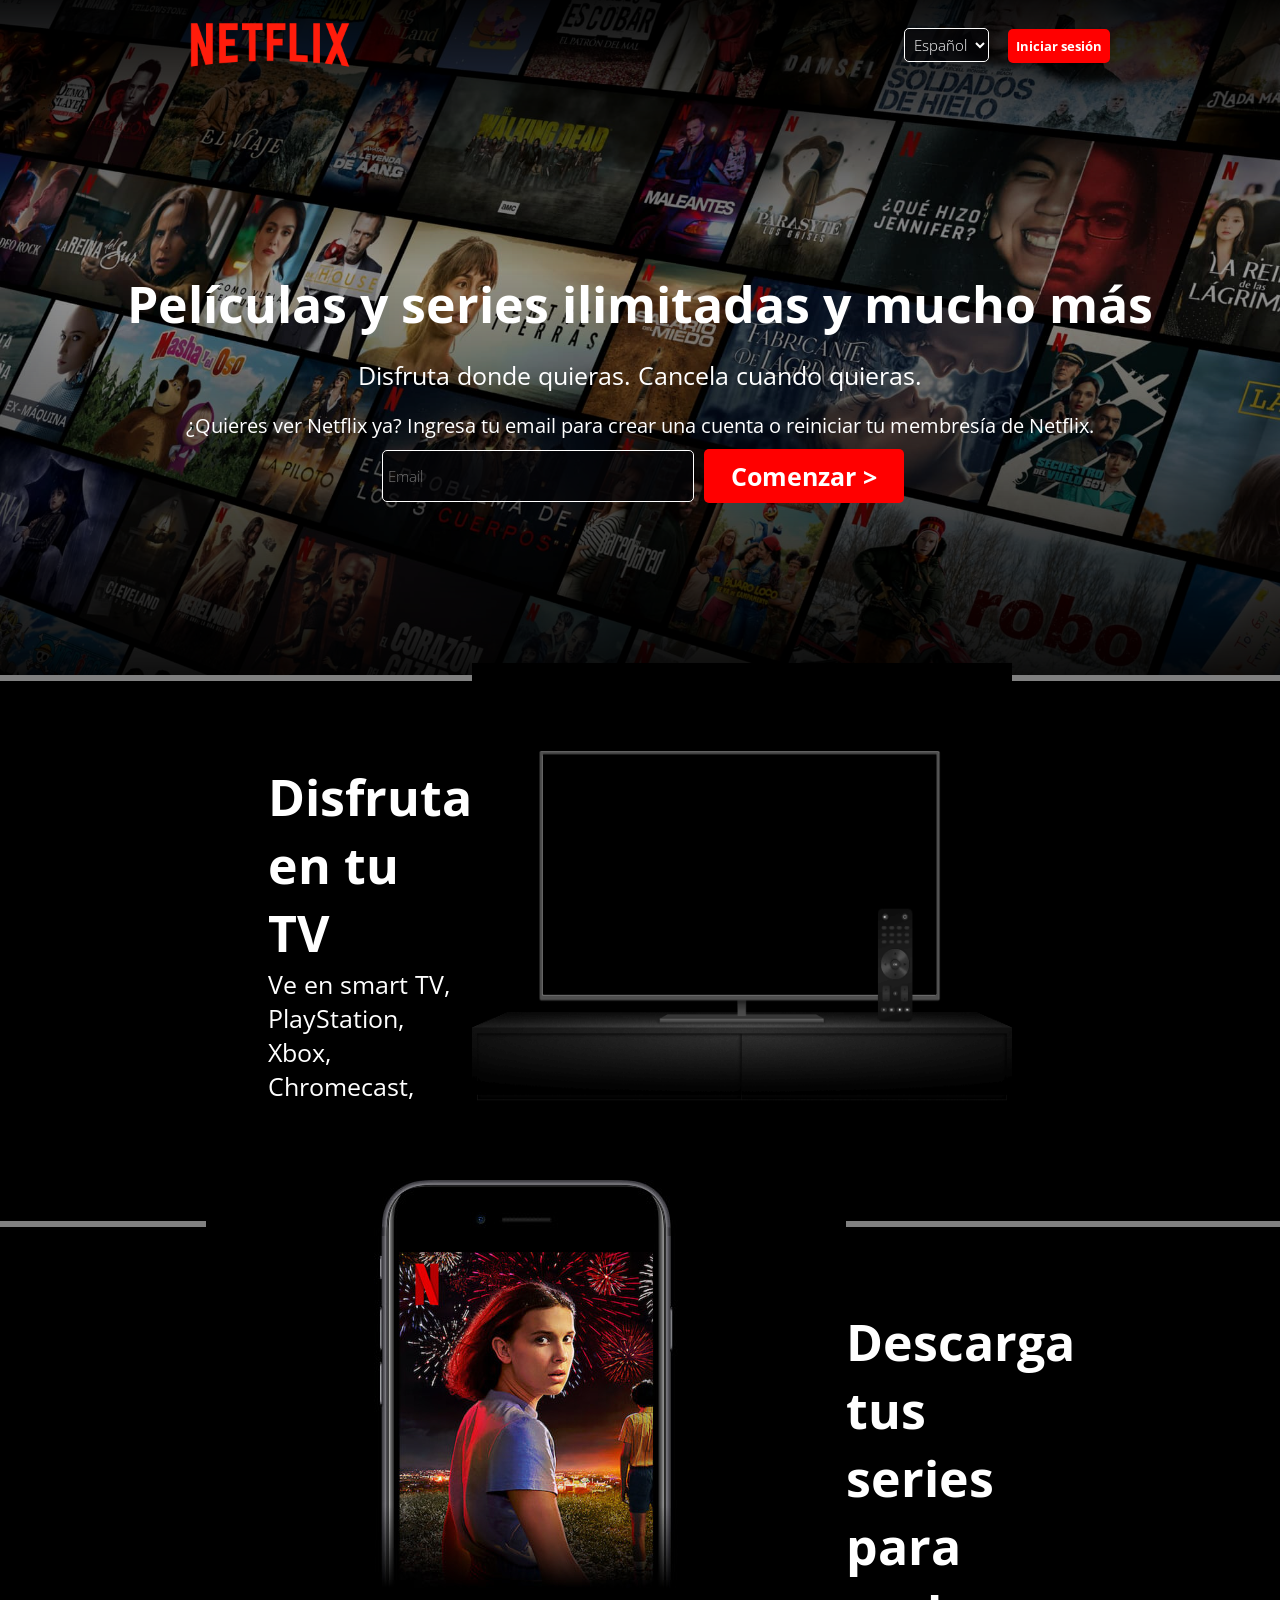
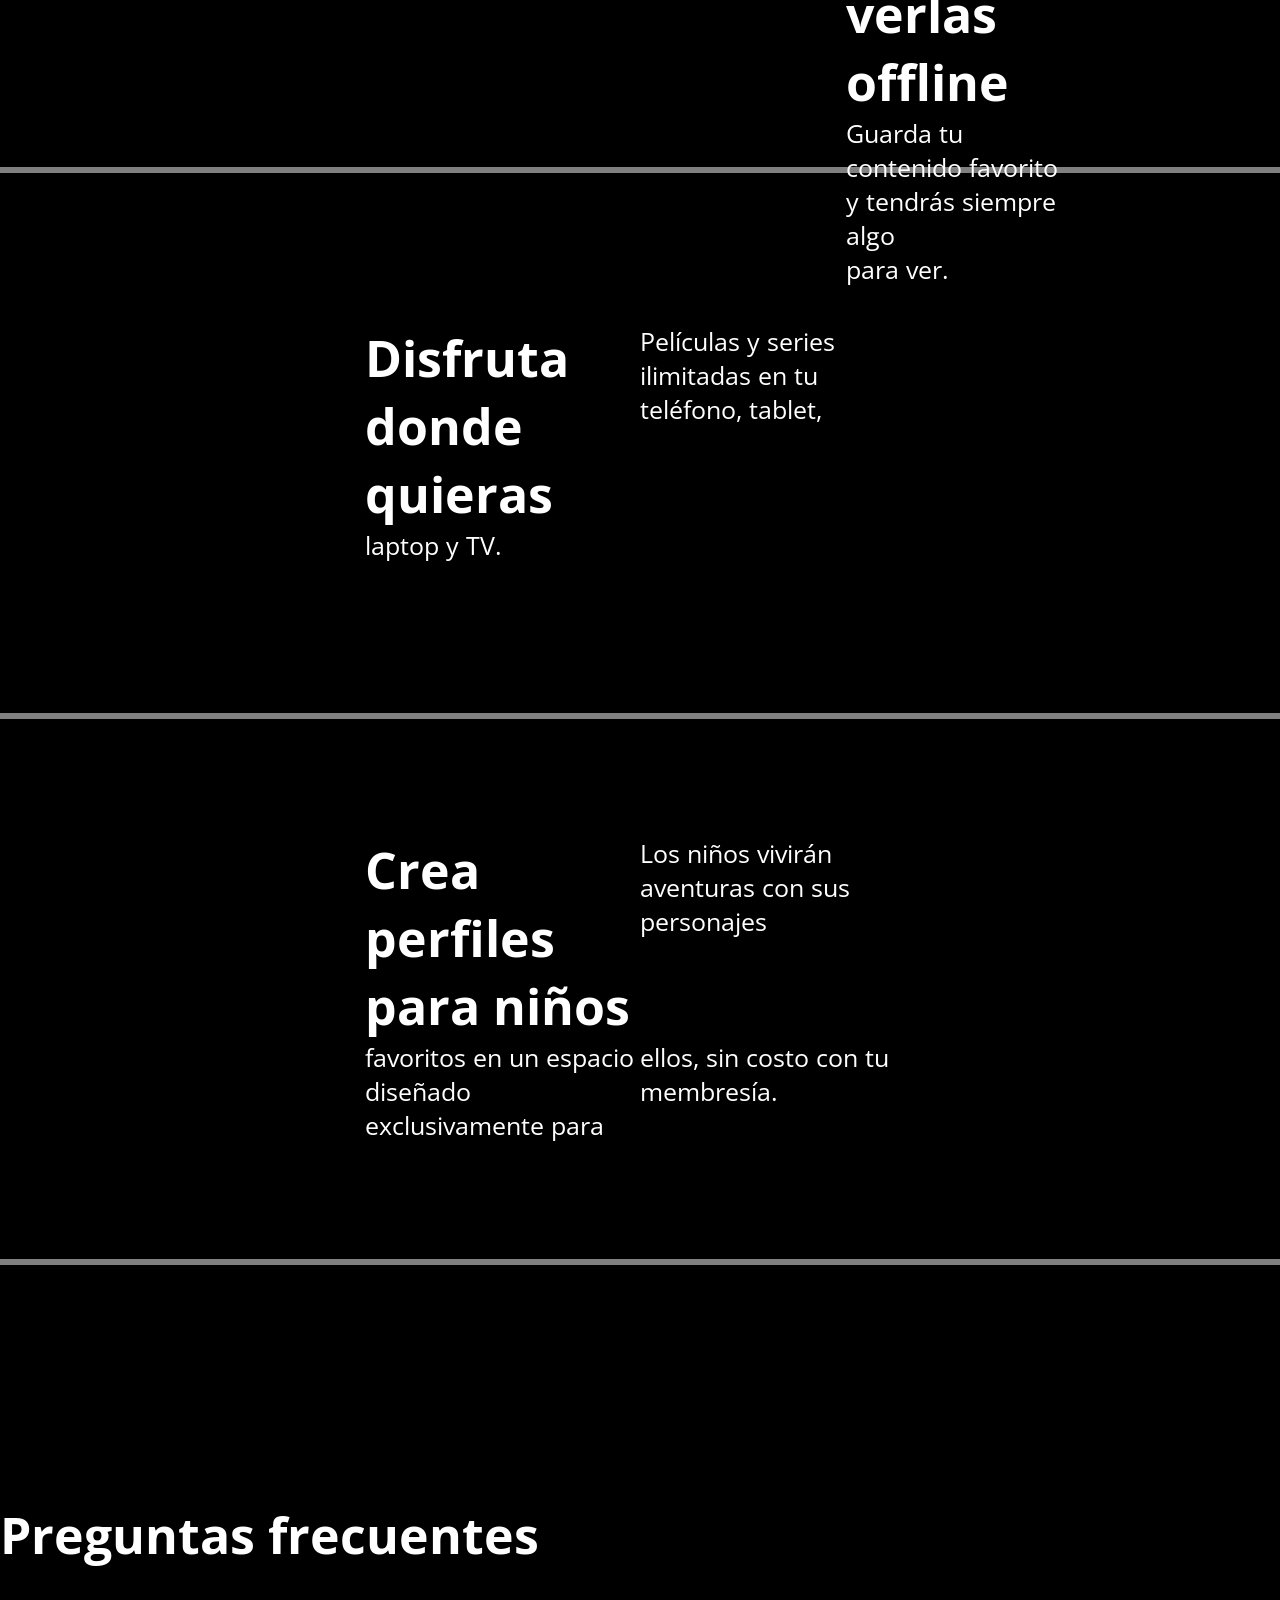
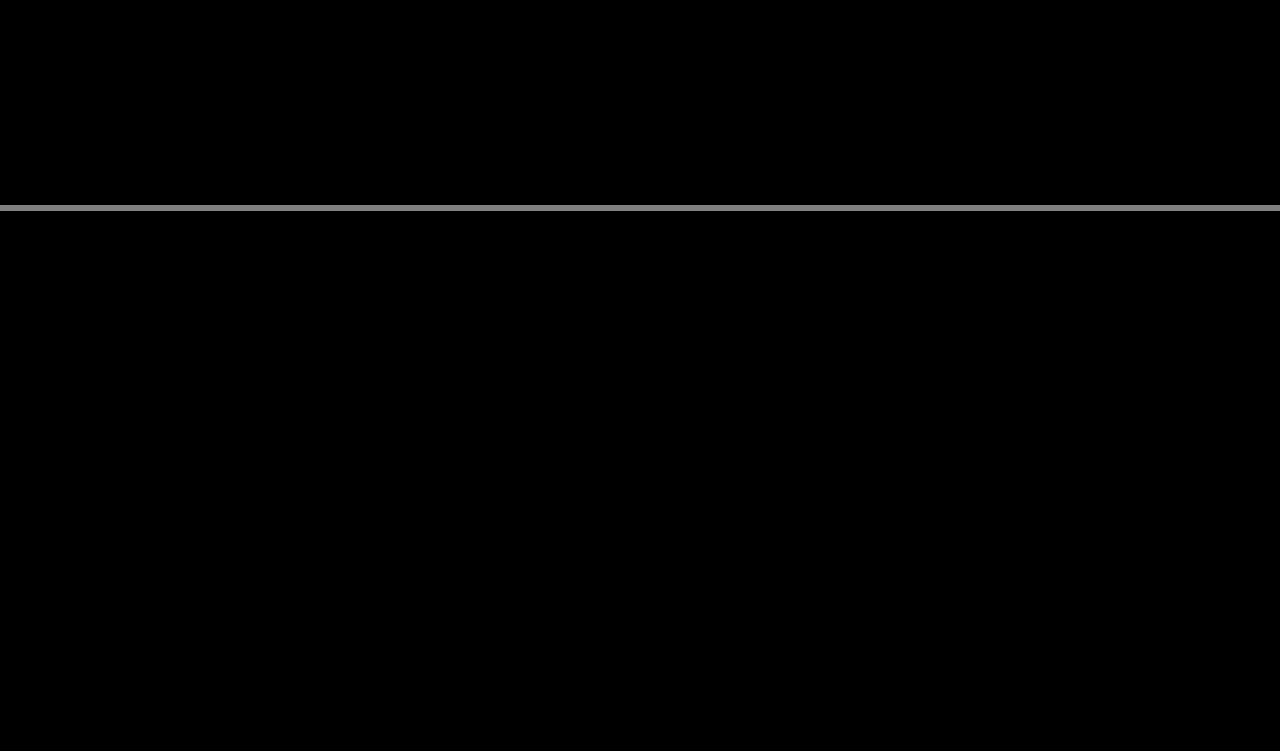
<file: index.html>
<!DOCTYPE html>
<html lang="en">
  <head>
    <meta charset="UTF-8" />
    <meta name="viewport" content="width=device-width, initial-scale=1.0" />
    <title>Netflix</title>
    <link rel="stylesheet" href="./index.css" />
    <link rel="preconnect" href="https://fonts.googleapis.com">
    <link rel="preconnect" href="https://fonts.gstatic.com" crossorigin>
    <link href="https://fonts.googleapis.com/css2?family=Open+Sans:ital,wght@0,300..800;1,300..800&display=swap" rel="stylesheet">
  </head>
  <body>
    <header id="body" class="body">
      <section class="fila">
        <img class="logo" src="./logo.png" alt="logo" height="90px" />
        <form>
          <select class="lenguaje" name="idioma">
            <option value="es">Español</option>
            <option value="en">Inglés</option>
            <option value="fr">Francés</option>
          </select>
          <label for="button"></label>
          <button class="sesion"><strong>Iniciar sesión</strong></button>
        </form>
      </section>
      <section class="columna">
        <h1 class="uno">Películas y series ilimitadas y mucho más</h1>
        <p class="dos">Disfruta donde quieras. Cancela cuando quieras.</p>
        <p class="tres">
          ¿Quieres ver Netflix ya? Ingresa tu email para crear una cuenta o
          reiniciar tu membresía de Netflix.
        </p>
      </section>
      <section class="fila-uno">
        <label for="email"></label>
          <input class="email" type="email" name="email"
            placeholder="Email" style="width: 300px;"/>
        <label for="button"></label>
          <button class="comenzar" style="width: 200px;"> <strong>Comenzar ></strong></button>
      </section>
    </header>
    <main>
      <div class="cuerpo a">
        <div class="fila-dos">
          <div>
            <h1 class="uno">Disfruta en tu TV</h1>
            <p class="dos">Ve en smart TV, PlayStation, Xbox, Chromecast, Apple</p>
            <p class="dos">TV, reproductores de Blu-ray y más.</p>
          </div>
          <img class="cuatro" src="./tv.png" alt="tv" height="440px" width="540px">
        </div>
      </div>
      <div class="cuerpo a">
        <div class="fila-tres">
          <img src="./mobile.jpg" alt="telefono" >
          <div>
            <h1 class="uno-s">Descarga tus series para</h1>
            <h1 class="uno">verlas offline</h1>
            <p class="dos">Guarda tu contenido favorito y tendrás siempre algo</p>
            <p class="dos">para ver.</p>
          </div>
        </div>
      </div>
      <div class="cuerpo a">
        <div class="fila-cuatro">
          <h1 class="uno">Disfruta donde quieras</h1>
          <p class="dos">Películas y series ilimitadas en tu teléfono, tablet,</p>
          <p class="dos">laptop y TV.</p>
        </div>
      </div>
      <div class="cuerpo a">
        <div class="fila-cinco">
          <h1 class="uno">Crea perfiles para niños</h1>
          <p class="dos">Los niños vivirán aventuras con sus personajes</p>
          <p class="dos">favoritos en un espacio diseñado exclusivamente para</p>
          <p class="dos">ellos, sin costo con tu membresía.</p>
        </div>
      </div>
      <div class="cuerpo c">
        <h1 class="uno">Preguntas frecuentes</h1>
        <p class="dos"></p>
        <p class="dos"></p>
      </div>
      <div class="cuerpo d">
        <h1 class="uno"></h1>
        <p class="dos"></p>
        <p class="dos"></p>
      </div>
    </main>
  </body>
</html>
</file>
<file: index.css>
*{
  margin: 0;
  padding: 0;
  font-family: "Open Sans", sans-serif;
}

body {
  background-image: url(./fondo.jpg) ;
  background-repeat: no-repeat;
  background-size: cover;
  background-position: center;
  backdrop-filter: brightness(0.8);
  height: 75vh;
  min-height: 320px;
}

.body {
  background-image: linear-gradient(to top, rgba(0, 0, 0, 0.9) 0, rgba(0, 0, 0, 0) 60%, rgba(0, 0, 0, 0.9) 100%);
  height: 75vh;
  min-height: 320px;
  width: 100%;
}

.fila{
  display: flex;
  gap: 5px;
  justify-content: space-between;
  align-items: center;
  margin-bottom: 180px;
}

.logo{
margin-left: 190px;
}

.lenguaje{
  background-color: rgba(5, 5, 7, 0.75);
  font-size: 15px;
  font-weight: 60;
  color: white;
  border: 1px solid white;
  border-radius: 5px;
  margin: 0;
  padding: 5px;
  text-align: center;
}

.sesion{
  background-color: red;
  font-size: 13px;
  font-weight: 70px;
  color: white;
  border: 0;
  border-radius: 5px;
  margin-left: 15px;
  margin-right: 170px;
  padding: 8px;
  text-align: center;

}

.sesion:hover {
  background-color: rgb(184, 28, 28);
}

.columna{
  display: flex;
  flex-direction: column;
  gap: 20px;
  justify-content: center;
  align-items: center;
}

.uno {
  font-size: 50px;
  color: white;
  letter-spacing: 0px;
  word-spacing: 0px;
}

.uno-s {
  font-size: 50px;
  color: white;
  letter-spacing: 0px;
  word-spacing: 0px;
}

.dos{
  font-size: 25px;
  color: white;
}

.tres{
  font-size: 20px;
  color: white;
}

.email{
  background-color: rgba(5, 5, 7, 0.75);
  font-size: 15px;
  font-weight: 60;
  color: white;
  border: 1px solid white;
  border-radius: 5px;
  margin: 0px;
  padding: 15px 5px 15px 5px;
  text-align: left;
  margin-top: 10px;
  margin-bottom: 200px;
}

.comenzar{
  background-color: red;
  font-size: 25px;
  font-weight: 60;
  color: white;
  border: 0;
  border-radius: 5px;
  margin-top: 10px;
  margin-bottom: 200px;
  padding: 10px 5px 10px 5px;
  text-align: center;
}

.comenzar:hover {
  background-color: rgb(184, 28, 28);
}

.fila-uno {
  display: flex;
  gap: 5px;
  justify-content: center;
  align-items: center;
}

main {
  background-color: black;
}

.cuerpo {
  background-color: black;
  z-index: 1000;
  height: 60vh;
  min-height: 320px;
  border-top: 6px solid gray;
  justify-items: center;
  align-content: center;
}

.fila-dos {
  display: grid;
  grid-template-columns: repeat(2, 1fr);
  margin: 0 365px 0;
}

.fila-tres {
  display: grid;
  grid-template-columns: repeat(2, 1fr);
  margin: 0 365px 0;
}

.fila-cuatro {
  display: grid;
  grid-template-columns: repeat(2, 1fr);
  margin: 0 365px 0;
}

.fila-cinco {
  display: grid;
  grid-template-columns: repeat(2, 1fr);
  margin: 0 365px 0;
}

.a {
  display: flex;
  justify-content: center;
  align-items: center;
  flex-direction: column;
}

.b {
  display: flex;
  justify-content: center;
  flex-direction: column;
  align-items: center;
}

.fila-dos .uno {
  padding-top: 100px;
}

.fila-tres .uno-s {
  padding-top: 200px;
}
</file>
